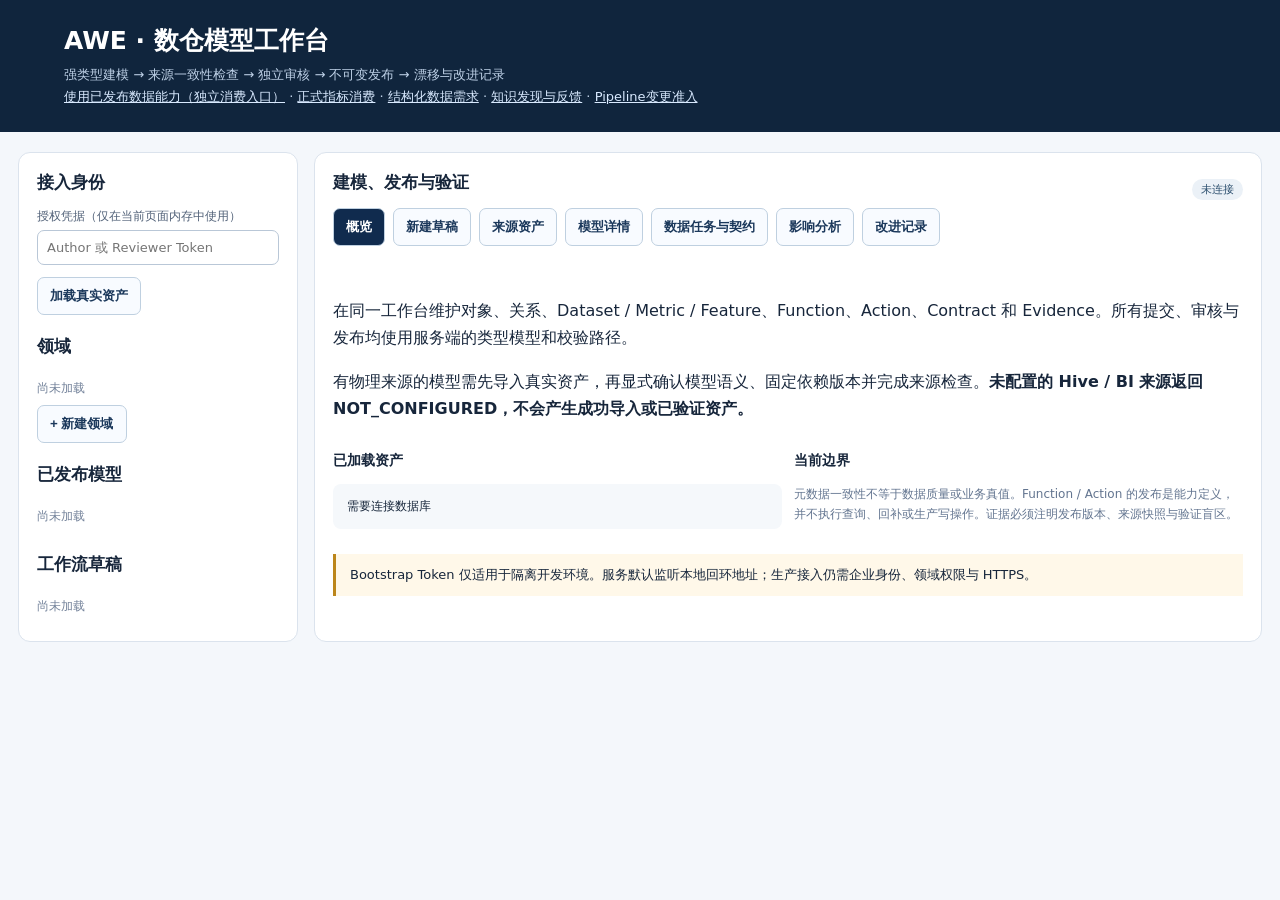
<file: awe-registry/src/main/resources/static/index.html>
<!doctype html>
<html lang="zh-CN">
  <head>
    <meta charset="utf-8" />
    <meta name="viewport" content="width=device-width,initial-scale=1" />
    <title>AWE · 模型生产与发布</title>
    <style>
      :root {
        font-family: Inter, "Segoe UI", system-ui, sans-serif;
        background: #f4f7fb;
        color: #17263b;
      }
      * {
        box-sizing: border-box;
      }
      body {
        margin: 0;
      }
      header {
        background: #10253d;
        color: white;
        padding: 24px max(24px, 5vw);
      }
      header h1 {
        margin: 0 0 7px;
        font-size: 25px;
      }
      header p {
        margin: 0;
        color: #bed1e7;
        font-size: 13px;
      }
      main {
        max-width: 1450px;
        margin: 20px auto;
        padding: 0 18px;
      }
      .layout {
        display: grid;
        grid-template-columns: 280px 1fr;
        gap: 16px;
      }
      .panel {
        background: white;
        border: 1px solid #dbe3ed;
        border-radius: 12px;
        padding: 18px;
        min-width: 0;
      }
      h2 {
        font-size: 17px;
        margin: 0 0 14px;
      }
      h3 {
        font-size: 14px;
      }
      p {
        line-height: 1.7;
      }
      label {
        display: block;
        font-size: 12px;
        color: #516178;
        margin: 10px 0 5px;
      }
      input,
      select,
      textarea {
        width: 100%;
        border: 1px solid #b9c7d7;
        border-radius: 7px;
        padding: 9px;
        font: inherit;
        font-size: 13px;
        background: white;
        color: #17263b;
      }
      input:disabled,
      select:disabled {
        background: #edf1f6;
        color: #596c82;
      }
      textarea {
        min-height: 390px;
        font-family: ui-monospace, SFMono-Regular, Consolas, monospace;
        line-height: 1.5;
      }
      button {
        padding: 9px 12px;
        border: 1px solid #bfd0e0;
        border-radius: 7px;
        background: #f8fbff;
        color: #1b385b;
        cursor: pointer;
        font-weight: 600;
      }
      button:hover {
        background: #e8f1fb;
      }
      button:disabled {
        opacity: 0.5;
        cursor: not-allowed;
      }
      .primary {
        background: #1257b2;
        color: white;
        border-color: #1257b2;
      }
      .primary:hover {
        background: #0b468f;
      }
      .section {
        margin-top: 20px;
      }
      .item {
        display: block;
        width: 100%;
        text-align: left;
        border: 1px solid #e1e8f0;
        border-radius: 8px;
        padding: 11px;
        margin: 7px 0;
        cursor: pointer;
        font-weight: 400;
        overflow-wrap: anywhere;
      }
      .item:hover {
        border-color: #5395dd;
        background: #f8fbff;
      }
      .item small {
        display: block;
        color: #637590;
        margin-top: 5px;
        overflow-wrap: anywhere;
      }
      .row {
        display: flex;
        align-items: center;
        justify-content: space-between;
        gap: 10px;
        flex-wrap: wrap;
      }
      .actions,
      .tabs {
        display: flex;
        gap: 8px;
        flex-wrap: wrap;
        margin: 12px 0;
      }
      .tabs {
        margin: 0 0 17px;
      }
      .tab.active {
        background: #102b4e;
        color: white;
      }
      .badge {
        display: inline-block;
        border-radius: 12px;
        padding: 3px 9px;
        font-size: 11px;
        background: #ebf1f7;
        color: #2d506f;
      }
      .badge.good {
        background: #e5f3eb;
        color: #17613a;
      }
      .badge.warn {
        background: #fff1d6;
        color: #795005;
      }
      .badge.bad {
        background: #fee9ed;
        color: #9a263b;
      }
      pre {
        overflow-wrap: anywhere;
        white-space: pre-wrap;
        font-size: 12px;
        background: #f5f8fb;
        padding: 14px;
        border-radius: 8px;
        max-height: 480px;
        overflow: auto;
      }
      #message {
        font-size: 13px;
        color: #4e5e71;
        min-height: 18px;
        margin-bottom: 12px;
      }
      #message.error {
        color: #af2538;
      }
      .grid {
        display: grid;
        grid-template-columns: 1fr 1fr;
        gap: 12px;
      }
      .hidden {
        display: none !important;
      }
      .muted {
        color: #637590;
        font-size: 12px;
      }
      .callout {
        background: #f3f7fd;
        border-left: 3px solid #4e8aca;
        padding: 10px 14px;
        font-size: 13px;
      }
      .callout.warn {
        border-color: #bc861b;
        background: #fff8e9;
      }
      .details-table {
        border-collapse: collapse;
        width: 100%;
        font-size: 12px;
      }
      .details-table th {
        width: 160px;
        min-width: 130px;
      }
      .details-table th,
      .details-table td {
        text-align: left;
        border-bottom: 1px solid #e1e8f0;
        padding: 9px;
        vertical-align: top;
        overflow-wrap: anywhere;
      }
      .empty {
        color: #73829a;
        font-size: 12px;
        padding: 8px 0;
      }
      code {
        font-size: 12px;
        overflow-wrap: anywhere;
      }
      summary {
        cursor: pointer;
        font-size: 13px;
        font-weight: 600;
        margin: 12px 0;
      }
      @media (max-width: 880px) {
        .layout,
        .grid {
          grid-template-columns: 1fr;
        }
      }
    </style>
  </head>
  <body>
    <header>
      <h1>AWE · 数仓模型工作台</h1>
      <p>强类型建模 → 来源一致性检查 → 独立审核 → 不可变发布 → 漂移与改进记录</p>
      <p>
        <a href="/consumption.html" style="color: #d9eaff">使用已发布数据能力（独立消费入口）</a> ·
        <a href="/metric-consumption.html" style="color: #d9eaff">正式指标消费</a> ·
        <a href="/semantic-requirements.html" style="color: #d9eaff">结构化数据需求</a> ·
        <a href="/knowledge.html" style="color: #d9eaff">知识发现与反馈</a> ·
        <a href="/production.html" style="color: #d9eaff">Pipeline变更准入</a>
      </p>
    </header>
    <main>
      <div class="layout">
        <aside class="panel">
          <h2>接入身份</h2>
          <label for="token">授权凭据（仅在当前页面内存中使用）</label>
          <input
            id="token"
            type="password"
            autocomplete="off"
            placeholder="Author 或 Reviewer Token"
          />
          <div class="actions"><button id="refresh">加载真实资产</button></div>
          <div class="section">
            <h2>领域</h2>
            <div id="domains" class="empty">尚未加载</div>
            <button id="newDomain">+ 新建领域</button>
          </div>
          <div class="section">
            <h2>已发布模型</h2>
            <div id="releases" class="empty">尚未加载</div>
          </div>
          <div class="section">
            <h2>工作流草稿</h2>
            <div id="drafts" class="empty">尚未加载</div>
          </div>
        </aside>
        <section class="panel">
          <div class="row">
            <h2 id="title">建模、发布与验证</h2>
            <span id="status" class="badge">未连接</span>
          </div>
          <nav class="tabs" aria-label="工作台页面">
            <button class="tab active" data-view="overview">概览</button
            ><button class="tab" data-view="create">新建草稿</button>
            <button class="tab" data-view="sources">来源资产</button
            ><button class="tab" data-view="inspect">模型详情</button>
            <button class="tab" data-view="dataTasks">数据任务与契约</button
            ><button class="tab" data-view="impact">影响分析</button
            ><button class="tab" data-view="gaps">改进记录</button>
          </nav>
          <div id="message" role="status" aria-live="polite"></div>
          <div id="overview">
            <p>
              在同一工作台维护对象、关系、Dataset / Metric / Feature、Function、Action、Contract 和
              Evidence。所有提交、审核与发布均使用服务端的类型模型和校验路径。
            </p>
            <p>
              有物理来源的模型需先导入真实资产，再显式确认模型语义、固定依赖版本并完成来源检查。<strong
                >未配置的 Hive / BI 来源返回 NOT_CONFIGURED，不会产生成功导入或已验证资产。</strong
              >
            </p>
            <div class="grid">
              <div>
                <h3>已加载资产</h3>
                <pre id="counts">需要连接数据库</pre>
              </div>
              <div>
                <h3>当前边界</h3>
                <p class="muted">
                  元数据一致性不等于数据质量或业务真值。Function / Action
                  的发布是能力定义，并不执行查询、回补或生产写操作。证据必须注明发布版本、来源快照与验证盲区。
                </p>
              </div>
            </div>
            <p class="callout warn">
              Bootstrap Token
              仅适用于隔离开发环境。服务默认监听本地回环地址；生产接入仍需企业身份、领域权限与
              HTTPS。
            </p>
          </div>
          <div id="create" class="hidden">
            <div class="row">
              <h3 id="editorHeading">新建类型化草稿</h3>
              <button id="cancelEdit" class="hidden">结束编辑 / 新建草稿</button>
            </div>
            <div class="grid">
              <div><label for="domain">领域代码</label><input id="domain" value="video" /></div>
              <div>
                <label for="type">模型类型</label
                ><select id="type">
                  <option>ObjectType</option>
                  <option>LinkType</option>
                  <option selected>Dataset</option>
                  <option>Metric</option>
                  <option>Feature</option>
                  <option>FunctionDefinition</option>
                  <option>ActionDefinition</option>
                  <option>ContractDefinition</option>
                  <option>EvidenceAssertion</option>
                </select>
              </div>
            </div>
            <div class="grid">
              <div>
                <label for="entity">规范模型 ID</label
                ><input id="entity" value="dataset.video.example" />
              </div>
              <div>
                <label for="modelVersion">候选发布版本（与 model.ref.modelVersion 一致）</label
                ><input id="modelVersion" value="1.0.0" />
              </div>
            </div>
            <div id="objectFamilyRow" class="hidden">
              <label for="objectFamily">对象家族（填入模板时生效）</label
              ><select id="objectFamily">
                <option>BUSINESS_ENTITY</option>
                <option>BUSINESS_EVENT</option>
                <option>DIMENSION</option>
                <option>DATASET</option>
                <option>PIPELINE</option>
                <option>DATA_PRODUCT</option>
                <option>PROFILE</option>
                <option>PHYSICAL_ASSET</option>
              </select>
            </div>
            <p id="typeHelp" class="callout"></p>
            <label for="spec">模型定义（Schema v2；所有依赖引用均需固定已发布版本）</label
            ><textarea id="spec" spellcheck="false"></textarea>
            <p class="muted">
              模板只是待编写的结构，不是已验证业务模型。请确认身份、粒度、时间和执行规则；Dataset
              来源绑定通过“来源资产”导入后显式附加，不填写伪造指纹。
            </p>
            <div class="actions">
              <button id="template">重置为类型模板</button
              ><button id="saveDraft" class="primary">保存草稿</button
              ><button id="saveValidate">保存并检查</button>
            </div>
          </div>
          <div id="sources" class="hidden">
            <h3>原生 PostgreSQL / Hive / BI 来源元数据</h3>
            <p class="muted">
              连接由服务端配置；浏览器不能指定任意网络地址。导入记录权威来源的版本、快照和内容指纹，不直接创建或认证业务语义。
            </p>
            <button id="sourceConfiguration">检查连接配置</button>
            <pre id="sourceConfigOutput">尚未查询配置</pre>
            <div class="grid">
              <div>
                <label for="sourceSystem">来源系统</label
                ><select id="sourceSystem">
                  <option value="postgres">PostgreSQL（原生 Catalog）</option>
                  <option value="hive">Hive</option>
                  <option value="bi">BI</option>
                </select>
              </div>
              <div>
                <label for="sourceRef">来源资产引用</label
                ><input id="sourceRef" placeholder="由元数据服务识别的资产引用" />
              </div>
            </div>
            <div class="actions">
              <button id="importSource" class="primary">导入当前来源快照</button
              ><button id="attachSource" disabled>将真实绑定附加到 Dataset 编辑器</button>
            </div>
            <div id="sourceTimeMappings"></div>
            <div id="sourceStatus" aria-live="polite"></div>
            <pre id="sourceOutput">尚未导入资产</pre>
            <p class="callout">
              附加绑定只填写来源引用和指纹，不推断业务身份、模型粒度或时间含义。仍需由领域作者完成建模，并在发布时重新检查来源。
            </p>
          </div>
          <div id="inspect" class="hidden">
            <div id="details">选择一个草稿或已发布版本。</div>
            <div id="validationPanel" class="hidden">
              <h3>检查结果</h3>
              <div id="validationSummary"></div>
              <pre id="validationOutput"></pre>
            </div>
          </div>
          <div id="dataTasks" class="hidden">
            <div class="row">
              <h3>实际数据上的契约检查</h3>
              <button id="refreshDataTasks">加载已发布模型与真实任务</button>
            </div>
            <p>
              选择不可变的 Dataset 和对应版本的 EXECUTE
              契约，检查服务端已配置的数据源。每个任务固定模型、契约和内容
              Hash，并记录实际读取的数据快照与检查结果。
            </p>
            <div class="grid">
              <div>
                <label for="runDataset">已发布 Dataset 版本</label
                ><select id="runDataset">
                  <option value="">尚未加载</option></select
                ><label for="runDatasetHash">Dataset 内容 SHA-256</label
                ><input id="runDatasetHash" readonly />
              </div>
              <div>
                <label for="runContract">匹配此 Dataset 版本的执行契约</label
                ><select id="runContract">
                  <option value="">尚未加载</option></select
                ><label for="runContractHash">Contract 内容 SHA-256</label
                ><input id="runContractHash" readonly />
              </div>
            </div>
            <div id="runSelectionStatus" class="callout">请加载真实已发布模型。</div>
            <div class="actions">
              <button id="createExecutionContract" disabled>为所选 Dataset 新建执行契约草稿</button>
            </div>
            <label for="runRequestKey">本次任务的幂等请求键（在途重试保留；完成后自动轮换）</label
            ><input id="runRequestKey" autocomplete="off" />
            <div class="actions">
              <button id="newRunKey">生成新的任务请求键</button
              ><button id="startDataRun" class="primary" disabled>
                执行固定版本的数据契约检查
              </button>
            </div>
            <p class="callout warn">
              没有配置真实数据连接时返回
              NOT_CONFIGURED。元数据快照不代替实际数据快照；未读取真实数据时不会显示检查通过，也不会生成模拟行数。
            </p>
            <div class="grid">
              <section>
                <h3>已登记的数据任务</h3>
                <div id="dataRunList" class="empty">尚未加载</div>
              </section>
              <section>
                <h3>数据契约缺口</h3>
                <div id="dataGapList" class="empty">尚未加载</div>
              </section>
            </div>
            <section id="dataRunDetail" class="hidden section">
              <div class="row">
                <h3>固定模型与真实执行证据</h3>
                <div id="dataRunStatus"></div>
              </div>
              <div id="dataRunSummary"></div>
              <pre id="dataRunOutput"></pre>
              <p id="replayUnavailable" class="callout hidden"></p>
              <div id="replayControls">
                <h3>修复后的同义务重放</h3>
                <p class="muted">
                  先在真实数仓或数据加工平台修复问题，再填写修复说明并重放原任务的相同模型与契约。这里只发起再次检查，不执行数仓修复、回补或任意脚本；只有实际检查通过后，服务端才能关闭关联缺口。
                </p>
                <label for="runRepairNote">实际修复说明与外部变更引用</label
                ><textarea
                  id="runRepairNote"
                  rows="3"
                  placeholder="说明真实数仓中已经完成的修改及可追溯变更引用；未修复时请勿宣称完成。"
                  style="min-height: 100px"
                ></textarea>
                <label for="replayRequestKey">本次重放的幂等请求键</label
                ><input id="replayRequestKey" autocomplete="off" />
                <div class="actions">
                  <button id="newReplayKey">生成新的重放请求键</button
                  ><button id="replayDataRun">重新检查原任务的相同义务</button>
                </div>
              </div>
            </section>
            <p class="callout">
              Agent Skills 和自定义协作流程在 AWE 外部，通过稳定 API
              使用已发布模型、数据任务与证据。AWE
              保持受控的数仓契约边界，不提供任意工作流编辑器或脚本执行器。
            </p>
          </div>
          <div id="impact" class="hidden">
            <label for="impactEntity">被依赖的模型 ID</label
            ><input id="impactEntity" value="dataset.video.activity_events" />
            <div class="actions"><button id="showImpact">查看下游依赖</button></div>
            <pre id="impactOutput">等待查询</pre>
          </div>
          <div id="gaps" class="hidden">
            <div class="row">
              <h3>漂移与改进记录</h3>
              <button id="loadGaps">刷新真实记录</button>
            </div>
            <p class="muted">
              这些记录关联失败的检查、模型版本和受影响资产。发现漂移不会自动修改模型或声称已经修复；修复须经重新建模、验证与发布。
            </p>
            <div id="gapList" class="empty">尚未加载</div>
          </div>
        </section>
      </div>
    </main>
    <script>
      "use strict";
      const $ = (id) => document.getElementById(id);
      const VIEWS = ["overview", "create", "sources", "inspect", "dataTasks", "impact", "gaps"];
      let current = null,
        currentKind = "",
        editingDraftId = null,
        editingRevision = null,
        loadedReleases = [],
        sourceObservation = null;
      let selectedDataRun = null,
        dataTaskBusy = false;
      const releasedContractDetails = new Map();
      const typeHelp = {
        ObjectType: "定义业务或工程对象类别及其身份属性；不是数据库中的单行对象。",
        LinkType: "关系须声明两端的已发布类型、基数、时间策略和映射。关系存在不代表可以安全 JOIN。",
        Dataset: "Dataset 声明粒度、时间和主体；发布前需要真实来源绑定及一致性检查。",
        Metric: "Metric 固定来源 Dataset、主体和允许的维度；聚合契约约束跨粒度汇总。",
        Feature: "Feature 必须区分事件时间和可获得时间，保留历史时点正确性的约束。",
        FunctionDefinition:
          "Function 是无副作用的能力定义。此处发布不会执行查询，也不会授予源系统权限。",
        ActionDefinition:
          "Action 是有副作用的能力定义，需声明授权、审批、幂等、补偿和后验义务；此处不会执行生产操作。",
        ContractDefinition:
          "Contract 声明可验证的义务、执行阶段与阻断级别。未实现的检查器不能被视为已执行。",
        EvidenceAssertion:
          "Evidence 只说明特定模型发布和来源快照上的检查结果；需填写真实内容 Hash、检查时间与可追溯证据。",
      };
      function view(v) {
        for (const name of VIEWS) $(name).classList.toggle("hidden", name !== v);
        document.querySelectorAll(".tab").forEach((b) => {
          b.classList.toggle("active", b.dataset.view === v);
          b.setAttribute("aria-current", b.dataset.view === v ? "page" : "false");
        });
      }
      function notice(message, error = false) {
        $("message").textContent = message;
        $("message").className = error ? "error" : "";
      }
      async function safe(fn) {
        try {
          notice("");
          return await fn();
        } catch (error) {
          notice(error.message, true);
          return null;
        }
      }
      async function api(path, method = "GET", body = null) {
        const token = $("token").value.trim();
        if (!token) throw Error("请先填写 Author 或 Reviewer Token");
        const options = {
          method,
          headers: { Authorization: "Bearer " + token },
          cache: "no-store",
        };
        if (body !== null) {
          options.headers["Content-Type"] = "application/json";
          options.body = JSON.stringify(body);
        }
        const response = await fetch("/api" + path, options),
          text = await response.text();
        let data;
        try {
          data = JSON.parse(text);
        } catch {
          data = { message: "服务返回了无法读取的响应" };
        }
        if (!response.ok)
          throw Error(
            (data.message || data.error || response.statusText) + " (HTTP " + response.status + ")",
          );
        return data;
      }
      function element(tag, text, className) {
        const node = document.createElement(tag);
        if (text !== undefined) node.textContent = text;
        if (className) node.className = className;
        return node;
      }
      function jsonBlock(value) {
        return element("pre", JSON.stringify(value, null, 2));
      }
      function card(label, sub, action) {
        const node = element("button", undefined, "item");
        node.append(element("strong", label), element("small", sub));
        node.onclick = action;
        return node;
      }
      function list(id, rows, render, empty) {
        const box = $(id);
        box.replaceChildren();
        if (!rows.length) box.append(element("p", empty, "empty"));
        else rows.forEach((x) => box.append(render(x)));
      }
      function statusBadge(status) {
        const badge = element("span", status || "UNKNOWN", "badge");
        if (["VERIFIED", "PASSED", "OBSERVED", "IMPORTED", "CLOSED"].includes(status))
          badge.classList.add("good");
        else if (["DRIFTED", "FAILED", "INVALID_RESPONSE"].includes(status))
          badge.classList.add("bad");
        else badge.classList.add("warn");
        return badge;
      }
      async function refreshData() {
        const [domains, releases, drafts] = await Promise.all([
          api("/domains"),
          api("/releases"),
          api("/drafts"),
        ]);
        loadedReleases = releases;
        list(
          "domains",
          domains,
          (x) => card(x.code, x.owner_team || x.ownerTeam, () => beginNew(x.code)),
          "没有领域",
        );
        list(
          "releases",
          releases,
          (x) =>
            card(x.entity_id, "v" + x.version + " · " + x.entity_type, () =>
              safe(() => loadDetailData(x.id, "release")),
            ),
          "没有已发布模型",
        );
        list(
          "drafts",
          drafts,
          (x) =>
            card(x.entity_id, x.state + " · r" + x.revision, () =>
              safe(() => loadDetailData(x.id, "draft")),
            ),
          "没有草稿",
        );
        $("status").textContent = "数据库已连接";
        $("status").className = "badge good";
        $("counts").textContent = JSON.stringify(
          { domains: domains.length, publishedModels: releases.length, drafts: drafts.length },
          null,
          2,
        );
        await refreshDataRunSelectors();
      }
      function editMode(id, revision = null) {
        editingDraftId = id;
        editingRevision = id ? revision : null;
        $("editorHeading").textContent = id ? "编辑草稿 " + id : "新建类型化草稿";
        $("cancelEdit").classList.toggle("hidden", !id);
        for (const field of ["domain", "type", "entity", "objectFamily"]) $(field).disabled = !!id;
      }
      function updateTypeHelp() {
        $("typeHelp").textContent = typeHelp[$("type").value] || "历史类型需显式迁移为强类型模型。";
        $("objectFamilyRow").classList.toggle("hidden", $("type").value !== "ObjectType");
      }
      function beginNew(domain) {
        editMode(null);
        if (domain) $("domain").value = domain;
        fillTemplate();
        view("create");
      }
      function publishedRef(types, domain, fallback) {
        const match = loadedReleases.find(
          (r) => types.includes(r.entity_type) && r.domain === domain,
        );
        return match
          ? { id: match.entity_id, modelVersion: match.version }
          : { id: fallback, modelVersion: "1.0.0" };
      }
      function modelTemplate() {
        const domain = $("domain").value.trim() || "video",
          type = $("type").value,
          version = $("modelVersion").value.trim() || "1.0.0";
        const family = $("objectFamily").value,
          prefix =
            type === "ObjectType"
              ? {
                  BUSINESS_ENTITY: "entity",
                  BUSINESS_EVENT: "event",
                  DIMENSION: "dimension",
                  DATASET: "dataset",
                  PIPELINE: "pipeline",
                  DATA_PRODUCT: "product",
                  PROFILE: "profile",
                  PHYSICAL_ASSET: "asset",
                }[family]
              : {
                  LinkType: "link",
                  Dataset: "dataset",
                  Metric: "metric",
                  Feature: "feature",
                  FunctionDefinition: "function",
                  ActionDefinition: "action",
                  ContractDefinition: "contract",
                  EvidenceAssertion: "assertion",
                }[type];
        const id = prefix + "." + domain + ".example",
          ref = { id, modelVersion: version };
        const subject = publishedRef(["ObjectType"], domain, "entity." + domain + ".user"),
          dataset = publishedRef(["Dataset"], domain, "dataset." + domain + ".events");
        const grain = { keys: ["event_id"], kind: "EVENT" },
          time = { roles: ["EVENT_TIME"], businessZone: "Asia/Shanghai", backfillPossible: true };
        let model;
        switch (type) {
          case "ObjectType":
            model = {
              ref,
              family,
              description: "请填写已确认的业务对象定义",
              properties: [{ name: "id", type: "STRING", required: true, sensitive: false }],
              identityKeys: ["id"],
            };
            break;
          case "LinkType":
            model = {
              ref,
              fromType: dataset,
              toType: subject,
              meaning: "HAS_DIMENSION",
              cardinality: "MANY_TO_ONE",
              temporalPolicy: "AS_OF",
              identityMappingRef: "identity." + domain + ".review_required",
              certified: false,
            };
            break;
          case "Dataset":
            model = { ref, grain, time, subjectType: subject, dimensions: [] };
            break;
          case "Metric":
            model = {
              ref,
              grain: { keys: ["business_date"], kind: "AGGREGATE" },
              time: { ...time, roles: ["BUSINESS_DATE"] },
              subjectType: subject,
              sourceDataset: dataset,
              aggregation: {
                kind: "COUNT_DISTINCT",
                permittedRollupAxes: [],
                forbiddenRollupAxes: ["day"],
              },
              allowedDimensions: [],
            };
            break;
          case "Feature":
            model = {
              ref,
              grain: { keys: ["user_id", "observation_time"], kind: "FEATURE" },
              time: { ...time, roles: ["EVENT_TIME", "AVAILABLE_AT"] },
              subjectType: subject,
              sourceDataset: dataset,
              observationTimeField: "observation_time",
              availableAtField: "available_at",
            };
            break;
          case "FunctionDefinition":
            model = {
              ref,
              ownerType: dataset,
              operation: "dataset.inspect",
              parameters: [{ name: "business_date", type: "DATE", required: true }],
              resultSchemaRef: "schema." + domain + ".result",
              executorBindingRef: "adapter." + domain + ".read_only",
              requiredAssertions: [],
            };
            break;
          case "ActionDefinition":
            model = {
              ref,
              ownerType: subject,
              operation: "pipeline.rerun",
              sideEffect: "PIPELINE_RERUN",
              executorBindingRef: "adapter." + domain + ".scheduler",
              authorizationPolicyRef: "policy." + domain + ".pipeline_write",
              idempotencyKeySpec: "pipeline_id+partition+request_id",
              requiresApproval: true,
              rollbackOrCompensationRef: "compensation." + domain + ".restore_partition",
              postconditionAssertions: ["assertion." + domain + ".partition_ready@1.0.0"],
            };
            break;
          case "ContractDefinition":
            model = {
              ref,
              subject: dataset,
              kind: "DATA",
              ownerTeam: domain + "_dw",
              obligations: [{ ruleId: "check.source.consistency", at: "PUBLISH", blocking: true }],
            };
            break;
          case "EvidenceAssertion":
            model = {
              ref,
              subject: dataset,
              kind: "SOURCE_RECONCILIATION",
              result: "NOT_RUN",
              checkerRef: "checker." + domain + ".source",
              modelReleaseHash:
                loadedReleases.find(
                  (r) => r.entity_id === dataset.id && r.version === dataset.modelVersion,
                )?.content_hash || "填写实际模型发布的64位SHA256",
              sourceSnapshotRef: "填写实际来源快照ID",
              checkedAt: new Date().toISOString(),
              evidenceRefs: [],
              limitations: ["尚未执行检查；请绑定实际发布和来源快照后提交"],
            };
            break;
          default:
            throw Error("请选择受支持的强类型模型");
        }
        return {
          id,
          spec: {
            schemaVersion: 2,
            name: "待确认模型名称",
            definition: "请由领域数仓负责人确认业务含义",
            ownerTeam: domain + "_dw",
            model,
            ...(type === "Dataset" ? { bindings: [] } : {}),
            dependsOn: [],
          },
        };
      }
      function fillTemplate() {
        if (editingDraftId) throw Error("编辑现有草稿时不能重置身份；请先结束编辑。");
        const template = modelTemplate();
        $("entity").value = template.id;
        $("spec").value = JSON.stringify(template.spec, null, 2);
        updateTypeHelp();
      }
      function syncRef() {
        const spec = JSON.parse($("spec").value);
        if (spec.model && spec.model.ref) {
          spec.model.ref.id = $("entity").value.trim();
          spec.model.ref.modelVersion = $("modelVersion").value.trim();
          $("spec").value = JSON.stringify(spec, null, 2);
        }
      }
      async function saveDraft() {
        const spec = JSON.parse($("spec").value),
          entity = $("entity").value.trim(),
          version = $("modelVersion").value.trim();
        if (spec.model?.ref?.id !== entity || spec.model?.ref?.modelVersion !== version)
          throw Error("模型 ID / 候选版本与 JSON 中的 model.ref 不一致，请先修正。");
        const row = editingDraftId
          ? await api("/drafts/" + editingDraftId, "PUT", {
              spec,
              expectedRevision: editingRevision,
            })
          : await api("/drafts", "POST", {
              domain: $("domain").value.trim(),
              entityId: entity,
              entityType: $("type").value,
              spec,
            });
        editMode(null);
        await refreshData();
        await loadDetailData(row.id, "draft");
        notice("草稿已保存，尚未提交审核。");
        return row;
      }
      function appendActions(box) {
        const row = element("div", undefined, "actions");
        box.append(row);
        return (label, action) => {
          const button = element("button", label);
          button.onclick = () => safe(action);
          row.append(button);
        };
      }
      function renderDefinition(box, row) {
        const spec = row.spec || {},
          heading = element("h3", row.entity_id + " · " + (row.state || "v" + row.version));
        box.append(heading);
        box.append(
          element(
            "p",
            [
              row.entity_type,
              row.domain,
              "Schema " + (spec.schemaVersion || "1（历史）"),
              row.content_hash || "尚未发布",
            ].join(" · "),
            "muted",
          ),
        );
        if (spec.schemaVersion !== 2)
          box.append(
            element(
              "p",
              "历史模型保留原始内容，仅供追溯。重新提交或升级需要显式补充 Schema v2 强类型字段；不会自动推断身份、时间或模型语义。",
              "callout warn",
            ),
          );
        const model = spec.model;
        if (model) {
          const summary = element("table", undefined, "details-table");
          for (const [label, value] of [
            ["类型", row.entity_type],
            ["规范引用", model.ref],
            ["对象家族 / 语义类别", model.family || model.kind || row.entity_type],
            ["粒度", model.grain],
            ["时间", model.time],
            ["主体 / 所属", model.subjectType || model.ownerType || model.subject],
            ["固定来源 Dataset", model.sourceDataset],
          ]) {
            if (value === undefined) continue;
            const tr = element("tr");
            tr.append(
              element("th", label),
              element("td", typeof value === "string" ? value : JSON.stringify(value)),
            );
            summary.append(tr);
          }
          box.append(summary);
        }
        const document = element("details");
        document.open = true;
        document.append(element("summary", "完整模型定义"), jsonBlock(spec));
        box.append(document);
        if (row.relations || row.bindings) {
          const dependencies = element("details");
          dependencies.open = true;
          dependencies.append(
            element("summary", "固定依赖与来源绑定"),
            jsonBlock({ relations: row.relations || [], bindings: row.bindings || [] }),
          );
          box.append(dependencies);
        }
      }
      async function loadDetailData(id, kind) {
        const row = await api(kind === "draft" ? "/drafts/" + id : "/releases/" + id);
        current = row;
        currentKind = kind;
        view("inspect");
        $("validationPanel").classList.add("hidden");
        const box = $("details");
        box.replaceChildren();
        renderDefinition(box, row);
        const add = appendActions(box);
        if (kind === "release") {
          add("重新检查真实来源 / 检测漂移", async () => {
            const result = await api("/releases/" + id + "/verify", "POST", {});
            showValidation(result, "来源复查");
            notice("来源复查已记录。检查范围与限制见下方结果。");
          });
          add("查看影响", async () => {
            $("impactEntity").value = row.entity_id;
            await showImpactData();
            view("impact");
          });
          add("新建后续版本草稿", () => {
            if (row.spec?.schemaVersion !== 2)
              throw Error("历史模型需先显式迁移；请新建对应强类型草稿。");
            editMode(null);
            $("domain").value = row.domain;
            $("type").value = row.entity_type;
            $("entity").value = row.entity_id;
            $("modelVersion").value = row.version;
            $("spec").value = JSON.stringify(row.spec, null, 2);
            updateTypeHelp();
            view("create");
            notice("正在创建后续版本，请修改候选版本和 model.ref.modelVersion；原版本保持不可变。");
          });
        } else {
          add("检查类型、兼容性与来源", async () =>
            showValidation(await api("/drafts/" + id + "/validate", "POST", {}), "发布前检查"),
          );
          if (row.state === "DRAFT") {
            add("打开草稿编辑", () => {
              if (row.spec?.schemaVersion !== 2)
                throw Error("历史草稿需显式补充 Schema v2，请从类型模板新建迁移草稿。");
              $("domain").value = row.domain;
              $("type").value = row.entity_type;
              $("entity").value = row.entity_id;
              $("modelVersion").value = row.spec.model.ref.modelVersion;
              $("spec").value = JSON.stringify(row.spec, null, 2);
              if (row.spec.model.family) $("objectFamily").value = row.spec.model.family;
              editMode(id, row.revision);
              updateTypeHelp();
              view("create");
              notice("保存会更新当前草稿，不创建另一个草稿。");
            });
            add("提交审核", () => mutate("/drafts/" + id + "/submit", {}));
          }
          if (row.state === "IN_REVIEW")
            add("审核通过（Reviewer）", () => mutate("/drafts/" + id + "/approve", {}));
          if (row.state === "APPROVED")
            add("发布固定版本（Reviewer）", async () => {
              const version = row.spec?.model?.ref?.modelVersion;
              if (!version) throw Error("缺少固定的候选发布版本。");
              if (
                confirm(
                  "发布 " +
                    row.entity_id +
                    " @ " +
                    version +
                    "？发布会重新验证类型、兼容性和真实来源。",
                )
              )
                await mutate("/drafts/" + id + "/publish", { version });
            });
        }
        const checks = element("details");
        checks.append(element("summary", "持久化来源与验证检查记录"));
        box.append(checks);
        checks.addEventListener("toggle", () => {
          if (checks.open && !checks.dataset.loaded)
            safe(async () => {
              const rows = await api(
                "/validation-checks?entityId=" + encodeURIComponent(row.entity_id),
              );
              checks.append(jsonBlock(rows));
              checks.dataset.loaded = "true";
            });
        });
        const audit = element("details");
        audit.append(element("summary", "审计记录"));
        box.append(audit);
        audit.addEventListener("toggle", () => {
          if (audit.open && !audit.dataset.loaded)
            safe(async () => {
              const rows = await api("/audit?entityId=" + encodeURIComponent(row.entity_id));
              audit.append(jsonBlock(rows));
              audit.dataset.loaded = "true";
            });
        });
      }
      function showValidation(result, label) {
        $("validationPanel").classList.remove("hidden");
        const box = $("validationSummary");
        box.replaceChildren();
        box.append(element("p", label));
        if (typeof result.valid === "boolean")
          box.append(statusBadge(result.valid ? "PASSED" : "FAILED"));
        if (result.status) box.append(statusBadge(result.status));
        if (result.compatibility)
          box.append(
            element(
              "p",
              "版本兼容性：" +
                (result.compatibility.compatible
                  ? "兼容"
                  : result.compatibility.breaking
                    ? "存在破坏性变化"
                    : "见详细结果"),
            ),
          );
        $("validationOutput").textContent = JSON.stringify(result, null, 2);
      }
      async function mutate(path, body) {
        const id = current.id;
        const result = await api(path, "POST", body);
        await refreshData();
        const published = path.endsWith("/publish");
        await loadDetailData(published ? result.id : id, published ? "release" : "draft");
        notice(published ? "不可变版本已发布；认证范围以检查记录为准。" : "工作流状态已更新。");
      }
      async function sourceConfiguration() {
        const result = await api("/sources/configuration");
        $("sourceConfigOutput").textContent = JSON.stringify(result, null, 2);
      }
      function clearSourceObservation() {
        sourceObservation = null;
        $("attachSource").disabled = true;
        $("sourceStatus").replaceChildren();
        $("sourceTimeMappings").replaceChildren();
        $("sourceOutput").textContent = "尚未导入当前资产";
      }
      async function importSource() {
        clearSourceObservation();
        const system = $("sourceSystem").value,
          externalRef = $("sourceRef").value.trim();
        if (!externalRef) throw Error("请填写真实来源资产引用。");
        const result = await api("/sources/" + encodeURIComponent(system) + "/imports", "POST", {
          externalRef,
        });
        $("sourceStatus").append(statusBadge(result.status));
        $("sourceOutput").textContent = JSON.stringify(result, null, 2);
        if (result.status === "NOT_CONFIGURED") {
          notice("该来源尚未配置连接。没有导入资产，也没有产生成功验证。", true);
          return;
        }
        if (
          result.fingerprint &&
          result.snapshotId &&
          result.metadata &&
          ["OBSERVED", "IMPORTED", "VERIFIED"].includes(result.status)
        ) {
          sourceObservation = {
            ...result,
            system: result.system || system,
            externalRef: result.externalRef || externalRef,
          };
          $("attachSource").disabled = false;
          renderTimeMappings();
          notice("真实来源快照已记录；可显式附加绑定。业务模型仍需人工确认。");
        } else notice("导入未取得可绑定的成功观察，请查看状态和限制。", true);
      }
      function renderTimeMappings() {
        const box = $("sourceTimeMappings");
        box.replaceChildren();
        let spec;
        try {
          spec = JSON.parse($("spec").value);
        } catch {
          return;
        }
        if ($("type").value !== "Dataset" || !Array.isArray(spec.model?.time?.roles)) {
          box.append(
            element(
              "p",
              "请先在 Dataset 编辑器声明时间角色，再重新导入来源并选择物理时间字段。",
              "muted",
            ),
          );
          return;
        }
        box.append(element("h3", "由作者确认时间角色与物理字段的对应关系"));
        for (const role of spec.model.time.roles) {
          const id = "sourceTime_" + role;
          const label = element("label", role + " 对应的真实来源时间字段");
          label.htmlFor = id;
          const select = element("select");
          select.id = id;
          select.dataset.role = role;
          const placeholder = element("option", "请选择实际时间字段");
          placeholder.value = "";
          select.append(placeholder);
          for (const field of sourceObservation.metadata.timeFields || []) {
            const option = element("option", field);
            option.value = field;
            select.append(option);
          }
          box.append(label, select);
        }
      }
      function attachSource() {
        if (!sourceObservation) throw Error("请先成功导入真实来源快照。");
        if ($("type").value !== "Dataset")
          throw Error("请先新建或打开 Dataset 草稿；然后回到来源资产附加绑定。");
        const spec = JSON.parse($("spec").value);
        if (spec.schemaVersion !== 2 || !spec.model?.grain)
          throw Error("当前编辑器不是类型化 Dataset。");
        const timeFields = {};
        for (const role of spec.model.time.roles) {
          const selection = $("sourceTime_" + role);
          if (
            !selection ||
            !selection.value ||
            !sourceObservation.metadata.timeFields.includes(selection.value)
          )
            throw Error("请为 " + role + " 显式选择真实来源时间字段；不会自动推断时间含义。");
          timeFields[role] = selection.value;
        }
        const binding = {
          sourceSystem: sourceObservation.system,
          externalRef: sourceObservation.externalRef,
          fingerprint: sourceObservation.fingerprint,
          timeFields,
        };
        spec.bindings = (spec.bindings || []).filter(
          (b) => b.sourceSystem !== binding.sourceSystem || b.externalRef !== binding.externalRef,
        );
        spec.bindings.push(binding);
        $("spec").value = JSON.stringify(spec, null, 2);
        view("create");
        notice(
          "已附加来源绑定和作者确认的时间字段映射，未改变主体或粒度。请确认模型后保存并检查。",
        );
      }
      async function showImpactData() {
        $("impactOutput").textContent = JSON.stringify(
          await api("/impact?entityId=" + encodeURIComponent($("impactEntity").value.trim())),
          null,
          2,
        );
      }
      async function loadGaps() {
        const result = await api("/gaps");
        const rows = Array.isArray(result) ? result : result.gaps || [];
        const box = $("gapList");
        box.replaceChildren();
        if (!rows.length)
          box.append(
            element("p", "当前没有改进记录；这不表示未接入的数据系统已经通过检查。", "empty"),
          );
        for (const row of rows) {
          const section = element("section", undefined, "item");
          section.append(
            statusBadge(row.status || row.state),
            element("h3", row.entity_id || row.entityId || row.kind || "验证改进记录"),
            jsonBlock(row),
          );
          box.append(section);
        }
      }

      // 数据任务只引用真实的不可变发布；界面不拼接 SQL，不代替服务端校验契约范围。
      function executionKey() {
        return crypto.randomUUID();
      }
      function selectedDataset() {
        return loadedReleases.find(
          (row) => row.id === $("runDataset").value && row.entity_type === "Dataset",
        );
      }
      function selectedExecutionContract() {
        return releasedContractDetails.get($("runContract").value);
      }
      function selectOptions(select, rows, label, empty) {
        const previous = select.value;
        select.replaceChildren();
        if (!rows.length) {
          const option = element("option", empty);
          option.value = "";
          select.append(option);
          return;
        }
        for (const row of rows) {
          const option = element("option", label(row));
          option.value = row.id;
          select.append(option);
        }
        if (rows.some((row) => row.id === previous)) select.value = previous;
      }
      async function refreshDataRunSelectors() {
        const datasets = loadedReleases.filter(
          (row) => row.entity_type === "Dataset" && row.schema_version === 2,
        );
        selectOptions(
          $("runDataset"),
          datasets,
          (row) => row.entity_id + " @ " + row.version,
          "没有已发布的 Schema v2 Dataset",
        );
        await refreshExecutionContracts();
      }
      async function refreshExecutionContracts() {
        const dataset = selectedDataset();
        $("runDatasetHash").value = dataset?.content_hash || "";
        $("createExecutionContract").disabled = !dataset || dataTaskBusy;
        const candidates = loadedReleases.filter(
          (row) => row.entity_type === "ContractDefinition" && row.schema_version === 2,
        );
        // 契约 subject 来自服务端的发布文档，不能从名称、同领域或相似度推断。
        for (const row of candidates)
          if (!releasedContractDetails.has(row.id))
            releasedContractDetails.set(
              row.id,
              await api("/releases/" + encodeURIComponent(row.id)),
            );
        const matching = dataset
          ? candidates.filter((row) => {
              const model = releasedContractDetails.get(row.id)?.spec?.model;
              return (
                model?.subject?.id === dataset.entity_id &&
                model.subject.modelVersion === dataset.version &&
                model.obligations?.some((rule) => rule.at === "EXECUTE")
              );
            })
          : [];
        selectOptions(
          $("runContract"),
          matching,
          (row) => row.entity_id + " @ " + row.version,
          "没有匹配所选 Dataset 版本的已发布 EXECUTE 契约",
        );
        updateRunSelection();
      }
      function updateRunSelection() {
        const dataset = selectedDataset(),
          contract = selectedExecutionContract(),
          subject = contract?.spec?.model?.subject;
        const matches =
          !!dataset &&
          !!contract &&
          subject?.id === dataset.entity_id &&
          subject.modelVersion === dataset.version;
        $("runContractHash").value = contract?.content_hash || "";
        $("startDataRun").disabled = !matches || dataTaskBusy;
        $("runSelectionStatus").textContent = matches
          ? "任务将固定 " +
            dataset.entity_id +
            " @ " +
            dataset.version +
            " 与 " +
            contract.entity_id +
            " @ " +
            contract.version +
            "。运行前仍由服务端检查 Hash、主体、来源和可执行义务。"
          : dataset
            ? "此 Dataset 版本尚无可用执行契约。可先新建契约草稿，经审核发布后再检查实际数据。"
            : "没有可执行的数据模型。请先完成真实来源绑定、审核和 Dataset 发布。";
      }
      function canReplayDataRun(run) {
        return !!run?.id && !["RUNNING", "PASSED"].includes(run.status);
      }
      function formatTaskTime(value) {
        if (value === null || value === undefined || value === "") return null;
        const date = new Date(
          typeof value === "number" || /^\d{13}$/.test(String(value)) ? Number(value) : value,
        );
        if (Number.isNaN(date.getTime())) return String(value);
        return new Intl.DateTimeFormat("zh-CN", {
          timeZone: "Asia/Shanghai",
          dateStyle: "medium",
          timeStyle: "medium",
        }).format(date);
      }
      function setDataTaskBusy(busy) {
        dataTaskBusy = busy;
        for (const id of [
          "runDataset",
          "runContract",
          "runRequestKey",
          "newRunKey",
          "refreshDataTasks",
          "runRepairNote",
          "replayRequestKey",
          "newReplayKey",
        ])
          $(id).disabled = busy;
        $("replayDataRun").disabled = busy || !canReplayDataRun(selectedDataRun);
        $("createExecutionContract").disabled = busy || !selectedDataset();
        updateRunSelection();
      }
      async function refreshDataTasks() {
        await refreshData();
        await loadDataRunsAndGaps();
      }
      async function loadDataRunsAndGaps() {
        const [runResult, gapResult] = await Promise.all([api("/data-runs"), api("/data-gaps")]);
        const runs = Array.isArray(runResult) ? runResult : runResult.runs || [],
          gaps = Array.isArray(gapResult) ? gapResult : gapResult.gaps || [];
        list(
          "dataRunList",
          runs,
          (row) =>
            card(
              row.id,
              (row.status || "UNKNOWN") + " · " + (formatTaskTime(row.created_at) || "时间未取得"),
              () => safe(() => loadDataRun(row.id)),
            ),
          "没有已登记任务；不会生成示例执行结果。",
        );
        const box = $("dataGapList");
        box.replaceChildren();
        if (!gaps.length)
          box.append(
            element("p", "当前没有数据契约缺口记录；未接入或未运行的来源不因此获得认证。", "empty"),
          );
        for (const gap of gaps) {
          const section = element("section", undefined, "item");
          section.append(statusBadge(gap.status), element("p", gap.reason || "数据契约缺口"));
          const links = appendActions(section);
          if (gap.original_run_id)
            links("查看原始失败任务", () => loadDataRun(gap.original_run_id));
          if (gap.closed_run_id)
            links("查看关闭缺口的实际检查", () => loadDataRun(gap.closed_run_id));
          section.append(jsonBlock(gap));
          box.append(section);
        }
      }
      // 在途重试保留幂等键；收到终态后换键，下一次点击代表新读取而非旧收据。
      async function startDataRun() {
        const dataset = selectedDataset(),
          contract = selectedExecutionContract(),
          idempotencyKey = $("runRequestKey").value.trim();
        if (!dataset || !contract) throw Error("请选择实际发布的 Dataset 和匹配的执行契约。");
        if (!idempotencyKey) throw Error("请填写本次任务的幂等请求键。");
        setDataTaskBusy(true);
        try {
          const result = await api("/data-runs", "POST", {
            releaseId: dataset.id,
            contentHash: dataset.content_hash,
            contractReleaseId: contract.id,
            contractContentHash: contract.content_hash,
            idempotencyKey,
          });
          await showDataRun(result);
          if (result.status !== "RUNNING") $("runRequestKey").value = executionKey();
          await loadDataRunsAndGaps();
          notice("实际任务已记录：" + result.status + "。请查看数据快照、检查行数、违规与限制。");
        } finally {
          setDataTaskBusy(false);
        }
      }
      async function loadDataRun(id) {
        const run = await api("/data-runs/" + encodeURIComponent(id));
        view("dataTasks");
        await showDataRun(run);
      }
      async function showDataRun(run) {
        selectedDataRun = run;
        $("dataRunDetail").classList.remove("hidden");
        $("dataRunStatus").replaceChildren(statusBadge(run.status));
        const table = element("table", undefined, "details-table");
        for (const [label, value] of [
          ["任务 ID", run.id],
          ["执行状态", run.status],
          ["模型 Release ID", run.model_release_id],
          ["模型内容 Hash", run.model_content_hash],
          ["契约 Release ID", run.contract_release_id],
          ["契约内容 Hash", run.contract_content_hash],
          ["元数据来源快照", run.source_snapshot_id],
          ["实际数据快照", run.data_snapshot_ref],
          ["实际检查行数", run.rows_checked],
          ["违规义务", run.violations],
          ["验证限制", run.limitations],
          ["原始任务", run.replay_of],
          ["修复说明", run.repair_note],
          ["开始时间（北京时间）", formatTaskTime(run.created_at)],
          ["完成时间（北京时间）", formatTaskTime(run.completed_at)],
        ]) {
          const tr = element("tr");
          tr.append(
            element("th", label),
            element(
              "td",
              value === null || value === undefined
                ? "未取得 / 不适用"
                : typeof value === "object"
                  ? JSON.stringify(value)
                  : String(value),
            ),
          );
          table.append(tr);
        }
        $("dataRunSummary").replaceChildren(table);
        $("dataRunOutput").textContent = JSON.stringify(run, null, 2);
        $("replayRequestKey").value = executionKey();
        $("runRepairNote").value = "";
        const replayable = canReplayDataRun(run);
        $("replayControls").classList.toggle("hidden", !replayable);
        $("replayUnavailable").classList.toggle("hidden", replayable);
        $("replayUnavailable").textContent =
          run.status === "PASSED"
            ? "本次固定义务检查已通过，无需修复重放。需要检查新的数据变更时，请提交新的数据任务；这不等于全数仓或业务真值已获认证。"
            : "当前任务尚未完成，不能发起修复重放。请刷新任务状态后查看实际结果。";
        $("replayDataRun").disabled = dataTaskBusy || !replayable;
      }
      async function replayDataRun() {
        if (!canReplayDataRun(selectedDataRun))
          throw Error("请先打开已完成且需要修复重放的原始任务。");
        const repairNote = $("runRepairNote").value.trim(),
          idempotencyKey = $("replayRequestKey").value.trim();
        if (!repairNote)
          throw Error("请先说明真实数仓中已完成的修复和变更引用。AWE 不会执行数仓修复。");
        if (!idempotencyKey) throw Error("请填写本次重放的幂等请求键。");
        const original = selectedDataRun.replay_of || selectedDataRun.id;
        setDataTaskBusy(true);
        try {
          const result = await api(
            "/data-runs/" + encodeURIComponent(original) + "/replays",
            "POST",
            { idempotencyKey, repairNote },
          );
          await showDataRun(result);
          await loadDataRunsAndGaps();
          notice(
            "同义务重放已记录：" + result.status + "。缺口是否关闭以真实检查和服务端记录为准。",
          );
        } finally {
          setDataTaskBusy(false);
        }
      }
      function createExecutionContract() {
        const dataset = selectedDataset();
        if (!dataset) throw Error("请先选择真实已发布 Dataset。");
        editMode(null);
        $("type").value = "ContractDefinition";
        $("domain").value = dataset.domain;
        $("modelVersion").value = "1.0.0";
        fillTemplate();
        const spec = JSON.parse($("spec").value),
          id =
            "contract." +
            dataset.domain +
            "." +
            dataset.entity_id.split(".").slice(2).join(".") +
            "_execution";
        spec.name = "数据执行契约：" + dataset.entity_id;
        spec.definition =
          "针对固定 Dataset 版本检查实际行的粒度唯一性和粒度键非空；不自动修复数据。";
        spec.model.ref.id = id;
        spec.model.subject = { id: dataset.entity_id, modelVersion: dataset.version };
        spec.model.obligations = [
          { ruleId: "check.grain.unique", at: "EXECUTE", blocking: true },
          { ruleId: "check.grain.not_null", at: "EXECUTE", blocking: true },
        ];
        $("entity").value = id;
        $("spec").value = JSON.stringify(spec, null, 2);
        updateTypeHelp();
        view("create");
        notice("已填入实际 Dataset 引用的执行契约草稿结构。请确认检查义务并完成保存、审核和发布。");
      }

      for (const button of document.querySelectorAll(".tab"))
        button.onclick = () => {
          const target = button.dataset.view;
          if (target === "create" && editingDraftId) {
            view("create");
            return;
          }
          view(target);
          if (target === "dataTasks") safe(refreshDataTasks);
        };
      $("refresh").onclick = () => safe(refreshData);
      $("newDomain").onclick = () =>
        safe(async () => {
          const code = prompt("领域代码（小写英文字母、数字和下划线）");
          if (!code) return;
          const displayName = prompt("领域显示名称");
          if (!displayName) return;
          const ownerTeam = prompt("负责团队");
          if (!ownerTeam) return;
          await api("/domains", "POST", { code, displayName, ownerTeam });
          await refreshData();
          beginNew(code);
        });
      $("cancelEdit").onclick = () => safe(() => beginNew());
      $("type").onchange = () =>
        safe(() => {
          editMode(null);
          fillTemplate();
        });
      $("objectFamily").onchange = () => safe(fillTemplate);
      $("template").onclick = () => safe(fillTemplate);
      $("entity").onchange = () => safe(syncRef);
      $("modelVersion").onchange = () => safe(syncRef);
      $("saveDraft").onclick = () => safe(saveDraft);
      $("saveValidate").onclick = () =>
        safe(async () => {
          const row = await saveDraft();
          showValidation(await api("/drafts/" + row.id + "/validate", "POST", {}), "发布前检查");
        });
      $("sourceConfiguration").onclick = () => safe(sourceConfiguration);
      $("importSource").onclick = () => safe(importSource);
      $("attachSource").onclick = () => safe(attachSource);
      $("sourceSystem").onchange = clearSourceObservation;
      $("sourceRef").oninput = clearSourceObservation;
      $("showImpact").onclick = () => safe(showImpactData);
      $("loadGaps").onclick = () => safe(loadGaps);
      // 按钮只调用固定的领域 API；运行结果始终由真实服务端响应驱动。
      $("refreshDataTasks").onclick = () => safe(refreshDataTasks);
      $("runDataset").onchange = () => safe(refreshExecutionContracts);
      $("runContract").onchange = updateRunSelection;
      $("newRunKey").onclick = () => {
        $("runRequestKey").value = executionKey();
      };
      $("newReplayKey").onclick = () => {
        $("replayRequestKey").value = executionKey();
      };
      $("startDataRun").onclick = () => safe(startDataRun);
      $("replayDataRun").onclick = () => safe(replayDataRun);
      $("createExecutionContract").onclick = () => safe(createExecutionContract);
      $("runRequestKey").value = executionKey();
      fillTemplate();
    </script>
  </body>
</html>
</file>
